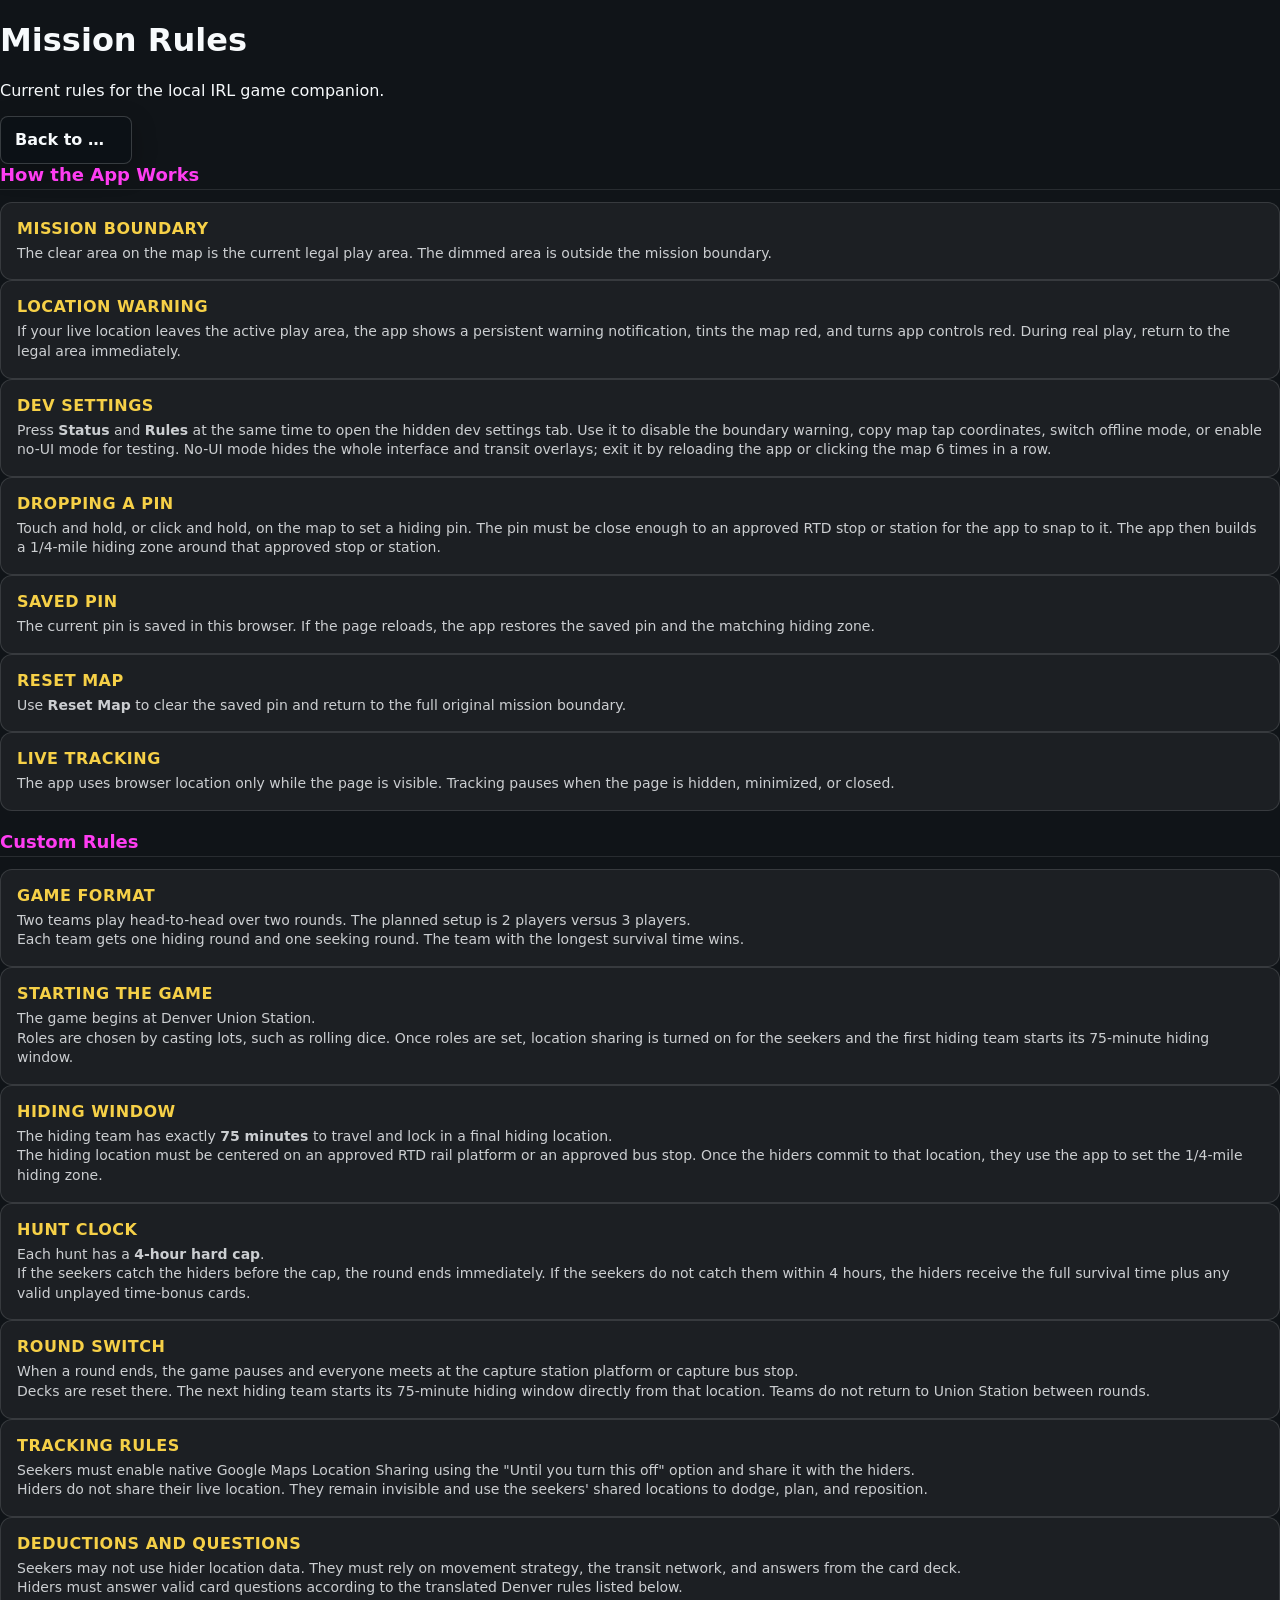
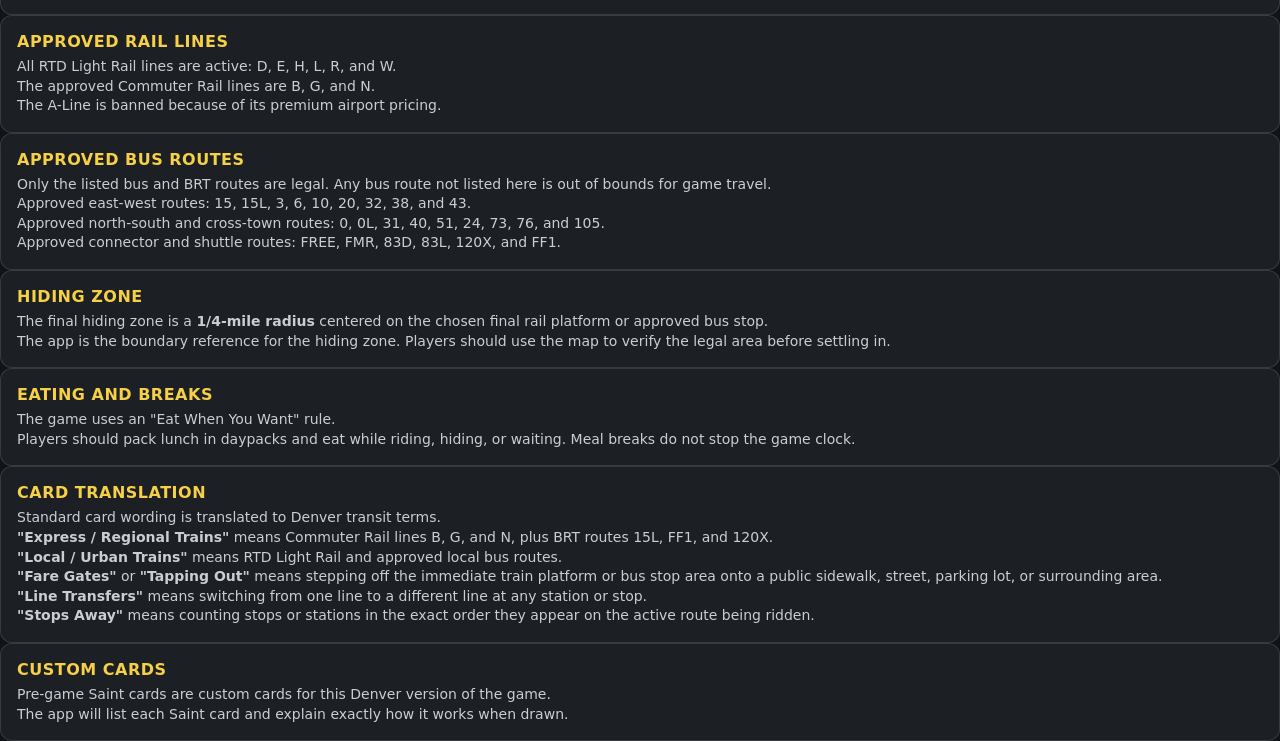
<file: rules.html>
<!doctype html>
<html lang="en">
  <head>
    <meta charset="utf-8" />
    <meta name="viewport" content="width=device-width, initial-scale=1, viewport-fit=cover" />
    <meta name="theme-color" content="#101418" />
    <meta name="mobile-web-app-capable" content="yes" />
    <meta name="apple-mobile-web-app-capable" content="yes" />
    <meta name="apple-mobile-web-app-title" content="Mission Rules" />
    <meta name="apple-mobile-web-app-status-bar-style" content="black-translucent" />
    <title>Mission Rules</title>
    <link rel="manifest" href="manifest.webmanifest" />
    <link rel="icon" href="icons/icon.svg" type="image/svg+xml" />
    <link rel="apple-touch-icon" href="icons/icon.svg" />
    <link rel="stylesheet" href="styles.css" />
  </head>
  <body class="rules-page">
    <main class="rules-shell">
      <header class="rules-header">
        <div>
          <h1>Mission Rules</h1>
          <p>Current rules for the local IRL game companion.</p>
        </div>
        <button id="rulesBackButton" class="rules-back" type="button">Back to Map</button>
      </header>

      <section id="rulesCards" class="rules-grid" aria-live="polite">
        <article class="rule-card">
          <h2>Loading Rules</h2>
          <p>Reading rules.md...</p>
        </article>
      </section>
    </main>

    <script src="pwa.js"></script>
    <script src="rules.js"></script>
  </body>
</html>
</file>
<file: styles.css>
:root {
  color-scheme: dark;
  font-family:
    Inter, ui-sans-serif, system-ui, -apple-system, BlinkMacSystemFont, "Segoe UI",
    sans-serif;
  background: #101418;
  color: #f7fafc;
}

* {
  box-sizing: border-box;
}

html,
body,
#app,
#map {
  width: 100%;
  height: 100%;
  margin: 0;
}

body {
  overflow: hidden;
  touch-action: manipulation;
}

#app {
  position: relative;
}

#map {
  z-index: 0;
  background: #1c252d;
  touch-action: none;
}

#zoneOverlay {
  position: absolute;
  z-index: 460;
  inset: 0;
  width: 100%;
  height: 100%;
  overflow: visible;
  pointer-events: none;
}

.icon-sprite {
  position: absolute;
  width: 0;
  height: 0;
  overflow: hidden;
}

#zoneOverlay .zone-original {
  fill: transparent;
  stroke: #f6d047;
  stroke-width: 4px;
  stroke-dasharray: 10 8;
  stroke-linejoin: round;
  stroke-linecap: round;
  vector-effect: non-scaling-stroke;
  pointer-events: none;
}

#zoneOverlay .zone-dim {
  fill: rgb(0 0 0 / 0.72);
  fill-rule: evenodd;
  pointer-events: none;
}

#zoneOverlay .transit-line {
  fill: none;
  stroke: var(--line-color, #ff8a1c);
  stroke-width: 8px;
  stroke-opacity: 0.88;
  stroke-linejoin: round;
  stroke-linecap: round;
  vector-effect: non-scaling-stroke;
  pointer-events: none;
}

#zoneOverlay .transit-line-selected {
  stroke-width: 12px;
  stroke-opacity: 1;
}

#zoneOverlay .transit-stop {
  fill: #ffffff;
  stroke: #111827;
  stroke-width: 1.5px;
  vector-effect: non-scaling-stroke;
  pointer-events: none;
}

#zoneOverlay .line-name-label,
#zoneOverlay .pin-stop-label {
  paint-order: stroke;
  stroke: rgb(0 0 0 / 0.78);
  stroke-width: 4px;
  fill: #f7fafc;
  font-family:
    Inter, ui-sans-serif, system-ui, -apple-system, BlinkMacSystemFont, "Segoe UI",
    sans-serif;
  font-size: 12px;
  font-weight: 900;
  text-anchor: middle;
  dominant-baseline: central;
  pointer-events: none;
}

#zoneOverlay .line-name-label {
  fill: #ffbd74;
}

#zoneOverlay .pin-stop-label {
  fill: #ffffff;
  font-size: 11px;
}

#zoneOverlay .zone-active {
  fill: transparent;
  stroke: #00f0ff;
  stroke-width: 6px;
  stroke-linejoin: round;
  stroke-linecap: round;
  vector-effect: non-scaling-stroke;
  filter: drop-shadow(0 0 4px rgb(0 0 0 / 0.72));
  pointer-events: none;
}

#zoneOverlay .zone-radius {
  fill: transparent;
  stroke: #ff3df2;
  stroke-width: 5px;
  stroke-dasharray: 8 7;
  stroke-linejoin: round;
  stroke-linecap: round;
  vector-effect: non-scaling-stroke;
  filter: drop-shadow(0 0 4px rgb(0 0 0 / 0.72));
  pointer-events: none;
}

.line-popup .leaflet-popup-content-wrapper {
  border: 1px solid rgb(255 255 255 / 0.16);
  border-radius: 8px;
  background: #111820;
  color: #f7fafc;
  box-shadow: 0 18px 46px rgb(0 0 0 / 0.36);
}

.line-popup .leaflet-popup-tip {
  background: #111820;
}

.line-popup-content {
  width: min(300px, 72vw);
}

.line-popup-content h2 {
  margin: 0 0 6px;
  color: #ffb15f;
  font-size: 18px;
  line-height: 1.15;
}

.line-popup-content p {
  margin: 0 0 10px;
  color: rgb(247 250 252 / 0.72);
}

.line-popup-content ol {
  max-height: 240px;
  margin: 0;
  padding-left: 20px;
  overflow: auto;
}

.line-popup-content li {
  margin: 0 0 6px;
  color: rgb(247 250 252 / 0.9);
  line-height: 1.25;
}

/* Critical Leaflet layout guards. These keep tiles aligned even if CDN CSS is
   delayed, blocked, or overridden by browser/default page styles. */
.leaflet-container {
  overflow: hidden;
  background: #d8d8d8;
  outline: 0;
}

.leaflet-pane,
.leaflet-tile,
.leaflet-marker-icon,
.leaflet-marker-shadow,
.leaflet-tile-container,
.leaflet-pane > svg,
.leaflet-pane > canvas,
.leaflet-zoom-box,
.leaflet-image-layer,
.leaflet-layer {
  position: absolute;
  left: 0;
  top: 0;
}

.leaflet-container img,
.leaflet-tile {
  max-width: none !important;
  max-height: none !important;
}

.leaflet-tile {
  width: 256px;
  height: 256px;
  border: 0;
  user-select: none;
}

.leaflet-container .leaflet-overlay-pane svg {
  max-width: none !important;
}

#zoomControls {
  position: fixed;
  z-index: 1500;
  bottom: calc(max(12px, env(safe-area-inset-bottom)) + 48px + 12px);
  left: max(12px, env(safe-area-inset-left));
  display: grid;
  grid-template-columns: 1fr;
  gap: 8px;
  pointer-events: auto;
  transition: transform 180ms cubic-bezier(0.4, 0, 0.2, 1);
}

body.pane-open #zoomControls {
  transform: translateY(calc(-48vh - 12px));
}

body.pane-fullscreen #zoomControls {
  display: none;
}

@media (min-height: 800px) {
  body.pane-open #zoomControls {
    transform: translateY(-392px);
  }
}

#mapActions {
  position: fixed;
  z-index: 1500;
  bottom: calc(max(12px, env(safe-area-inset-bottom)) + 48px + 12px);
  right: max(12px, env(safe-area-inset-right));
  pointer-events: auto;
  transition: transform 180ms cubic-bezier(0.4, 0, 0.2, 1);
}

body.pane-open #mapActions {
  transform: translateY(calc(-48vh - 12px));
}

body.pane-fullscreen #mapActions {
  display: none;
}

@media (min-height: 800px) {
  body.pane-open #mapActions {
    transform: translateY(-392px);
  }
}

button {
  width: 132px;
  height: 48px;
  min-height: 48px;
  padding: 0 14px;
  border: 1px solid rgb(255 255 255 / 0.18);
  border-radius: 8px;
  background: rgb(12 18 23 / 0.86);
  color: #f7fafc;
  font: inherit;
  font-weight: 700;
  box-shadow: 0 8px 24px rgb(0 0 0 / 0.28);
  overflow: hidden;
  text-overflow: ellipsis;
  white-space: nowrap;
}

.icon-button {
  display: grid;
  place-items: center;
  width: 52px;
  height: 52px;
  min-height: 52px;
  padding: 0;
}

.icon-button svg {
  width: 23px;
  height: 23px;
  fill: none;
  stroke: currentColor;
  stroke-width: 2;
  stroke-linecap: round;
  stroke-linejoin: round;
  pointer-events: none;
}

#zoomControls button {
  width: 52px;
  height: 52px;
  min-height: 52px;
  padding: 0;
  font-size: 30px;
  line-height: 1;
}

.bottom-panel {
  position: fixed;
  z-index: 1450;
  left: 0;
  right: 0;
  bottom: 0;
  height: min(48vh, 380px);
  padding: 0 max(12px, env(safe-area-inset-right))
    max(12px, env(safe-area-inset-bottom)) max(12px, env(safe-area-inset-left));
  border-top: 1px solid rgb(255 255 255 / 0.16);
  background: rgb(12 18 23 / 0.94);
  box-shadow: 0 -18px 48px rgb(0 0 0 / 0.36);
  transform: translateY(100%);
  transition: transform 180ms cubic-bezier(0.4, 0, 0.2, 1), height 180ms cubic-bezier(0.4, 0, 0.2, 1);
  pointer-events: auto;
  touch-action: pan-y;
}

.bottom-panel.is-open {
  transform: translateY(0);
}

.bottom-panel.is-fullscreen {
  height: 100vh;
  padding-top: max(12px, env(safe-area-inset-top));
  transform: translateY(0);
}

.bottom-panel-toggles {
  position: absolute;
  top: -48px;
  left: max(12px, env(safe-area-inset-left));
  right: max(12px, env(safe-area-inset-right));
  display: flex;
  gap: 6px;
  justify-content: flex-end;
}

.bottom-panel.is-fullscreen .bottom-panel-toggles {
  position: static;
  display: grid;
  grid-template-columns: minmax(0, 1fr) minmax(0, 1fr);
  gap: 8px;
  margin-bottom: 10px;
}

.bottom-panel-toggle {
  width: auto;
  flex: 0 1 auto;
  min-width: 90px;
  max-width: 100%;
  height: 48px;
  padding: 0 12px;
  border-bottom-right-radius: 0;
  border-bottom-left-radius: 0;
  touch-action: none;
  font-size: 14px;
  z-index: 1452;
}

.bottom-panel.is-fullscreen .bottom-panel-toggle {
  width: 100%;
  min-width: 0;
  border-radius: 8px;
  font-size: 13px;
}

#statusToggleButton {
  min-width: 150px;
  display: flex;
  flex-direction: column;
  justify-content: center;
  align-items: center;
  gap: 1px;
}

.bottom-panel.is-fullscreen #statusToggleButton {
  min-width: 0;
}

.bottom-panel-toggle[aria-expanded="true"] {
  border-bottom: none;
  background: rgb(12 18 23 / 0.94);
  box-shadow: none;
  z-index: 1451;
}

.status-tab-info {
  display: flex;
  align-items: center;
  gap: 6px;
  max-width: 100%;
  font-size: 11px;
  font-weight: 500;
  color: rgb(247 250 252 / 0.7);
  overflow: hidden;
}

.tab-label {
  max-width: 100%;
  overflow: hidden;
  font-weight: 800;
  font-size: 14px;
  text-overflow: ellipsis;
  white-space: nowrap;
}

.bottom-panel-toggle,
.status-tab-info,
.tab-label,
#statusClock,
#batteryLevel {
  min-width: 0;
}

#statusClock,
#batteryLevel {
  overflow: hidden;
  text-overflow: ellipsis;
  white-space: nowrap;
}

#statusClock {
  font-variant-numeric: tabular-nums;
}

#statusBattery {
  display: flex;
  align-items: center;
  gap: 3px;
}

.battery-icon {
  width: 12px;
  height: 12px;
  fill: none;
  stroke: currentColor;
  stroke-width: 3;
  stroke-linecap: round;
  stroke-linejoin: round;
}

.bottom-panel-content {
  display: grid;
  height: 100%;
  min-height: 0;
  overflow: hidden;
}

.bottom-panel.is-fullscreen .bottom-panel-content {
  height: calc(100% - 58px);
}

.tab-content {
  display: flex;
  flex-direction: column;
  height: 100%;
  padding-top: 14px;
  overflow-y: auto;
  -webkit-overflow-scrolling: touch;
}

.tab-content[hidden] {
  display: none;
}

.status-header-pane, .rules-header-pane, .visible-routes-header {
  flex: 0 0 auto;
  display: flex;
  align-items: baseline;
  justify-content: space-between;
  gap: 16px;
  padding-bottom: 12px;
  border-bottom: 1px solid rgb(255 255 255 / 0.12);
}

.dev-header-pane {
  flex: 0 0 auto;
  display: flex;
  align-items: baseline;
  justify-content: space-between;
  gap: 16px;
  padding-bottom: 12px;
  border-bottom: 1px solid rgb(255 255 255 / 0.12);
}

.dev-header-pane h2 {
  margin: 0;
}

.app-version {
  color: rgb(247 250 252 / 0.68);
  font-size: 13px;
  font-weight: 800;
}

.dev-settings-pane {
  flex: 0 0 auto;
  margin-top: 16px;
  padding: 14px;
  border: 1px solid rgb(255 255 255 / 0.1);
  border-radius: 8px;
  background: rgb(255 255 255 / 0.03);
}

.setting-toggle {
  display: flex;
  align-items: center;
  gap: 10px;
  color: rgb(247 250 252 / 0.92);
  font-size: 14px;
  font-weight: 800;
}

.setting-toggle input {
  width: 22px;
  height: 22px;
  accent-color: #dc2626;
}

.visible-routes-status-block {
  flex: 0 0 auto;
  margin-top: 14px;
  padding: 12px;
  border: 1px solid rgb(255 255 255 / 0.1);
  border-radius: 8px;
  background: rgb(255 255 255 / 0.03);
}

.quick-settings-area {
  flex: 0 0 auto;
  margin-top: 16px;
  padding: 12px;
  border: 1px solid rgb(255 255 255 / 0.1);
  border-radius: 12px;
  background: rgb(255 255 255 / 0.03);
}

.quick-settings-header {
  font-size: 11px;
  font-weight: 700;
  text-transform: uppercase;
  color: rgb(247 250 252 / 0.5);
  margin-bottom: 10px;
  letter-spacing: 0.5px;
}

.quick-settings-buttons {
  display: flex;
  gap: 10px;
}

.small-action-button {
  width: auto;
  min-height: 34px;
  padding: 7px 12px;
  font-size: 12px;
}

.status-grid-pane, .rules-grid-pane, .visible-routes-list {
  flex: 1 1 auto;
  display: grid;
  grid-template-columns: 1fr;
  gap: 16px;
  padding: 16px 0;
  min-height: 0;
}

.visible-routes-status-block .visible-routes-list {
  grid-template-columns: 1fr;
  max-height: 150px;
  padding: 12px 0 0;
  overflow: auto;
}

@media (min-width: 640px) {
  .status-grid-pane {
    grid-template-columns: repeat(2, 1fr);
  }
}

.status-card, .rule-card {
  padding: 16px;
  border: 1px solid rgb(255 255 255 / 0.12);
  border-radius: 12px;
  background: rgb(255 255 255 / 0.05);
}

.status-number {
  display: block;
  font-size: 36px;
  font-weight: 900;
  color: #00f0ff;
  line-height: 1;
  margin-bottom: 8px;
}

.status-card h2, .rule-card h2 {
  margin: 0 0 6px;
  font-size: 16px;
  color: #f6d047;
  text-transform: uppercase;
  letter-spacing: 0.5px;
}

.status-card p, .rule-card p {
  margin: 0;
  font-size: 14px;
  color: rgb(247 250 252 / 0.8);
  line-height: 1.4;
}

.status-card-wide {
  grid-column: 1 / -1;
}

.status-line-list {
  display: grid;
  grid-template-columns: repeat(auto-fill, minmax(140px, 1fr));
  gap: 8px;
  margin: 12px 0 0;
  padding: 0;
  list-style: none;
}

.status-line-button {
  width: 100%;
  height: auto;
  min-height: 40px;
  padding: 8px 12px;
  font-size: 13px;
  white-space: normal;
  text-align: left;
}

.status-line-button[aria-pressed="true"] {
  border-color: rgb(246 208 71 / 0.75);
  background: rgb(246 208 71 / 0.14);
}

.status-selected-line {
  margin-top: 14px;
  padding-top: 14px;
  border-top: 1px solid rgb(255 255 255 / 0.12);
}

.status-selected-line h3 {
  margin: 0 0 4px;
  color: #f7fafc;
  font-size: 15px;
}

.status-stop-list {
  max-height: 260px;
  margin: 10px 0 0;
  padding-left: 20px;
  overflow: auto;
  color: rgb(247 250 252 / 0.86);
  font-size: 13px;
  line-height: 1.35;
}

.status-stop-list li {
  margin-bottom: 5px;
}

.rules-category-title {
  font-size: 18px;
  color: #ff3df2;
  margin: 20px 0 12px;
  padding-bottom: 4px;
  border-bottom: 1px solid rgb(255 255 255 / 0.1);
}

.rules-category:first-child .rules-category-title {
  margin-top: 0;
}

.rules-grid-pane .rule-card {
  margin-bottom: 12px;
}

.rules-grid-pane ul {
  padding-left: 20px;
  margin: 8px 0;
}

.rules-grid-pane li {
  font-size: 14px;
  color: rgb(247 250 252 / 0.9);
  margin-bottom: 4px;
}

#visibleRoutesSummary {
  flex: 0 0 auto;
  color: rgb(247 250 252 / 0.7);
  font-size: 13px;
  font-weight: 800;
}

.visible-routes-group h3 {
  margin: 0 0 8px;
  color: rgb(247 250 252 / 0.68);
  font-size: 12px;
  text-transform: uppercase;
}

.visible-routes-group ul {
  display: grid;
  grid-template-columns: repeat(auto-fill, minmax(130px, 1fr));
  gap: 8px;
  margin: 0;
  padding: 0;
  list-style: none;
}

.visible-routes-route {
  min-height: 32px;
  overflow: hidden;
  border-radius: 8px;
}

.visible-routes-route-button {
  display: grid;
  grid-template-columns: 5px minmax(0, 1fr);
  width: 100%;
  min-height: 32px;
  padding: 0;
  overflow: hidden;
  border: 1px solid rgb(255 255 255 / 0.1);
  border-radius: 8px;
  background: rgb(255 255 255 / 0.04);
  color: inherit;
  cursor: pointer;
  text-align: left;
}

.visible-routes-route-button:disabled {
  cursor: default;
}

.visible-routes-route-button[aria-pressed="true"] {
  border-color: rgb(246 208 71 / 0.75);
  background: rgb(246 208 71 / 0.14);
}

.visible-routes-route-color {
  background: var(--line-color, #ff8a1c);
}

.visible-routes-route-label {
  min-width: 0;
  padding: 8px 10px;
  overflow: hidden;
  color: rgb(247 250 252 / 0.92);
  font-size: 13px;
  font-weight: 800;
  line-height: 1.25;
  text-overflow: ellipsis;
  white-space: nowrap;
}

.visible-routes-empty {
  grid-column: 1 / -1;
  margin: 0;
  color: rgb(247 250 252 / 0.72);
  font-size: 14px;
  line-height: 1.35;
}

button:active {
  transform: translateY(1px);
}

button:disabled {
  opacity: 0.55;
}

button[aria-pressed="true"] {
  border-color: rgb(0 240 255 / 0.64);
  background: rgb(0 118 135 / 0.9);
}

#statusPanel {
  position: fixed;
  z-index: 1001;
  left: max(12px, env(safe-area-inset-left));
  right: max(12px, env(safe-area-inset-right));
  top: max(12px, env(safe-area-inset-top));
  display: none;
  max-width: 760px;
  margin: 0 auto;
  padding: 11px 14px;
  border-radius: 8px;
  background: rgb(12 18 23 / 0.88);
  color: #f7fafc;
  text-align: center;
  font-size: 14px;
  line-height: 1.35;
  box-shadow: 0 8px 24px rgb(0 0 0 / 0.28);
  pointer-events: none;
}

#statusPanel.is-error {
  border: 1px solid rgb(255 255 255 / 0.26);
  background: rgb(127 29 29 / 0.94);
}

#statusPanel.is-visible {
  display: block;
}

body.boundary-warning-active #map {
  filter: sepia(0.65) saturate(1.8) hue-rotate(315deg) brightness(0.88);
}

body.boundary-warning-active #zoneOverlay .zone-dim {
  fill: rgb(127 29 29 / 0.42);
}

body.boundary-warning-active button,
body.boundary-warning-active .bottom-panel,
body.boundary-warning-active .bottom-panel-toggle,
body.boundary-warning-active .status-card,
body.boundary-warning-active .rule-card,
body.boundary-warning-active .visible-routes-status-block,
body.boundary-warning-active .quick-settings-area,
body.boundary-warning-active .dev-settings-pane,
body.boundary-warning-active .visible-routes-route,
body.boundary-warning-active .line-popup .leaflet-popup-content-wrapper {
  border-color: rgb(254 202 202 / 0.5);
  background: rgb(127 29 29 / 0.92);
  color: #fff;
}

body.boundary-warning-active #statusPanel {
  border: 1px solid rgb(254 202 202 / 0.7);
  background: rgb(127 29 29 / 0.96);
}

body.boundary-warning-active .status-number,
body.boundary-warning-active .status-card h2,
body.boundary-warning-active .rule-card h2,
body.boundary-warning-active .rules-category-title {
  color: #fecaca;
}

body.no-ui-mode #zoomControls,
body.no-ui-mode #mapActions,
body.no-ui-mode #bottomPanel,
body.no-ui-mode #statusPanel,
body.no-ui-mode .leaflet-control-container,
body.no-ui-mode .leaflet-marker-pane,
body.no-ui-mode .leaflet-popup-pane {
  display: none;
}

body.no-ui-mode #zoneOverlay .transit-line,
body.no-ui-mode #zoneOverlay .transit-stop,
body.no-ui-mode #zoneOverlay .line-name-label,
body.no-ui-mode #zoneOverlay .pin-stop-label {
  display: none;
}

body.no-ui-mode .player-marker,
body.no-ui-mode .pin-marker {
  display: none;
}

.player-marker {
  position: relative;
  width: 56px;
  height: 56px;
}

.player-marker::before {
  position: absolute;
  inset: 8px;
  content: "";
  border-radius: 999px;
  background: rgb(30 136 229 / 0.28);
  animation: playerPulse 1400ms ease-out infinite;
}

.player-marker::after {
  position: absolute;
  inset: 15px;
  content: "";
  border: 4px solid #1e88e5;
  border-radius: 999px;
  background:
    linear-gradient(#1e88e5, #1e88e5) center / 4px 18px no-repeat,
    linear-gradient(90deg, #1e88e5, #1e88e5) center / 18px 4px no-repeat,
    white;
  box-shadow: 0 4px 14px rgb(0 0 0 / 0.34);
}

.pin-marker {
  width: 34px;
  height: 34px;
  border: 4px solid white;
  border-radius: 999px 999px 999px 2px;
  background: #1e88e5;
  box-shadow: 0 4px 14px rgb(0 0 0 / 0.35);
  transform: rotate(-45deg);
}

.pin-marker::after {
  position: absolute;
  inset: 8px;
  content: "";
  border-radius: 999px;
  background: white;
}

@keyframes playerPulse {
  from {
    opacity: 0.85;
    transform: scale(0.65);
  }

  to {
    opacity: 0;
    transform: scale(1.8);
  }
}
</file>
